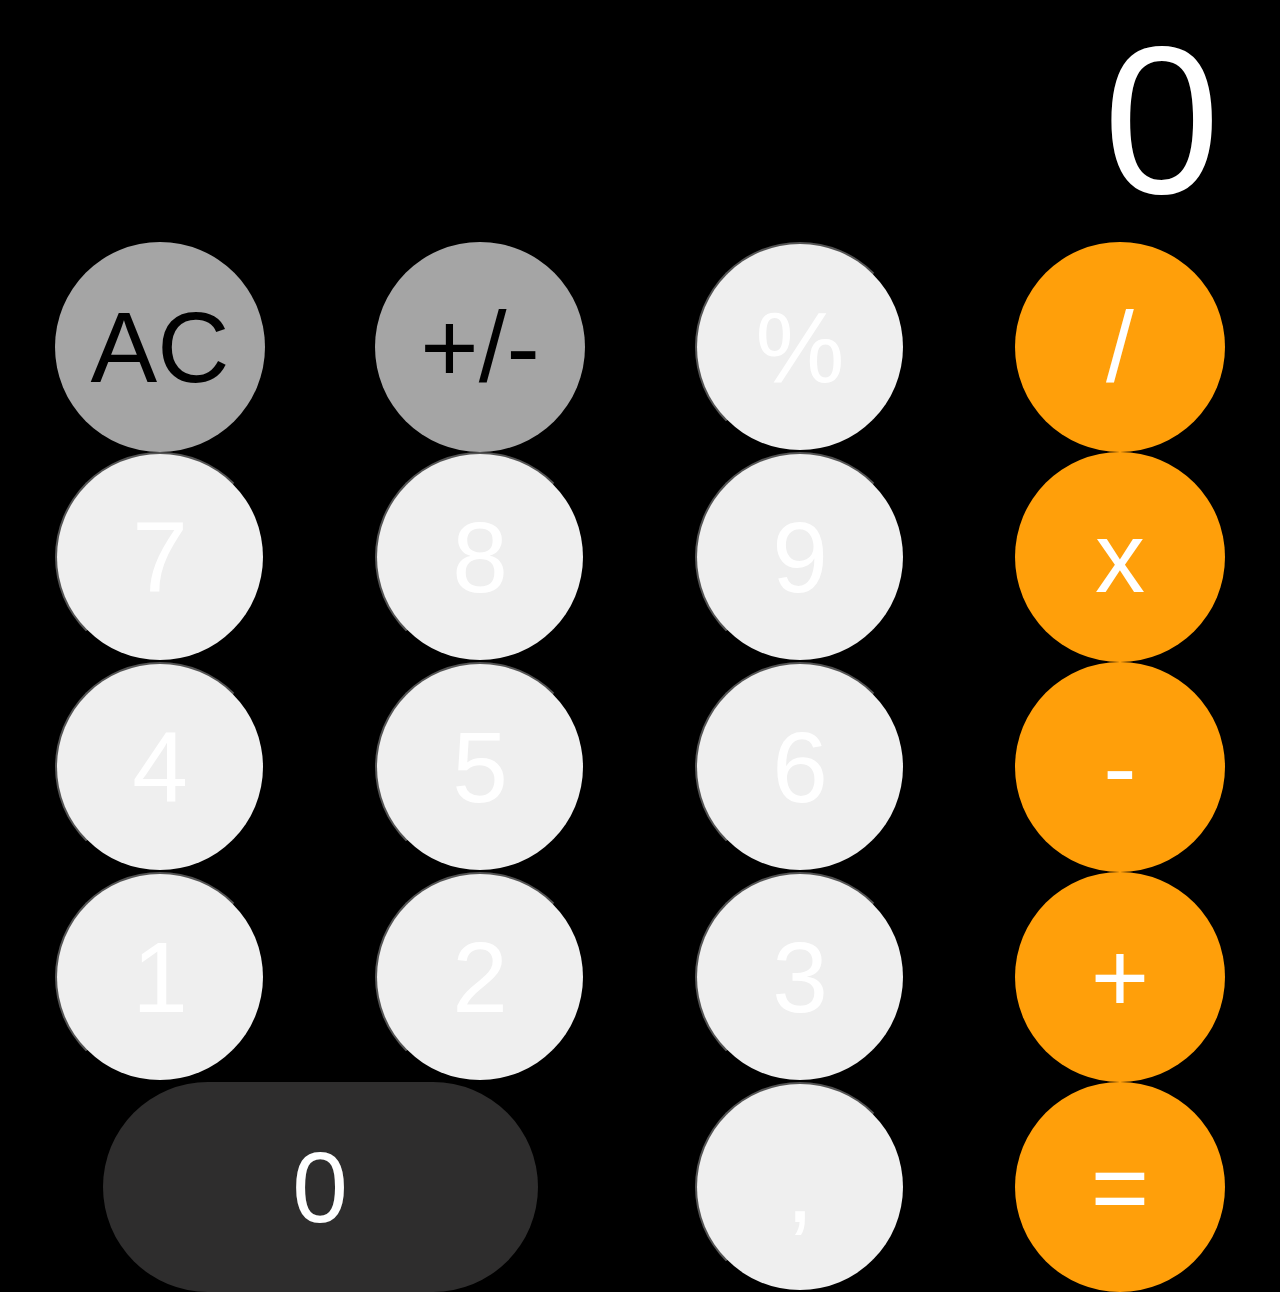
<file: IOS_CALCULATE/index.html>
<!DOCTYPE html>
<html>
  <head>
    <link rel="stylesheet" href="style.css " />
  </head>

  <body>
    <div class="container">
      <div class="result">
        <span>0</span>
      </div>
      <div class="buttons">
        <button class="item item1 clear">AC</button>
        <button class="item item1 negative">+/-</button>
        <button class="item persent sign">%</button>
        <button class="item item3 sign">/</button>
        <button class="item numbers">7</button>
        <button class="item numbers">8</button>
        <button class="item numbers">9</button>
        <button class="item item3 sign">x</button>
        <button class="item numbers">4</button>
        <button class="item numbers">5</button>
        <button class="item numbers">6</button>
        <button class="item item3 sign">-</button>
        <button class="item numbers">1</button>
        <button class="item numbers">2</button>
        <button class="item numbers">3</button>
        <button class="item item3 sign">+</button>
        <button class="item itemZero numbers">0</button>
        <button class="item comma">,</button>
        <button class="item item3 equals">=</button>
      </div>
    </div>
    <script src="index.js"></script>
  </body>
</html>
</file>
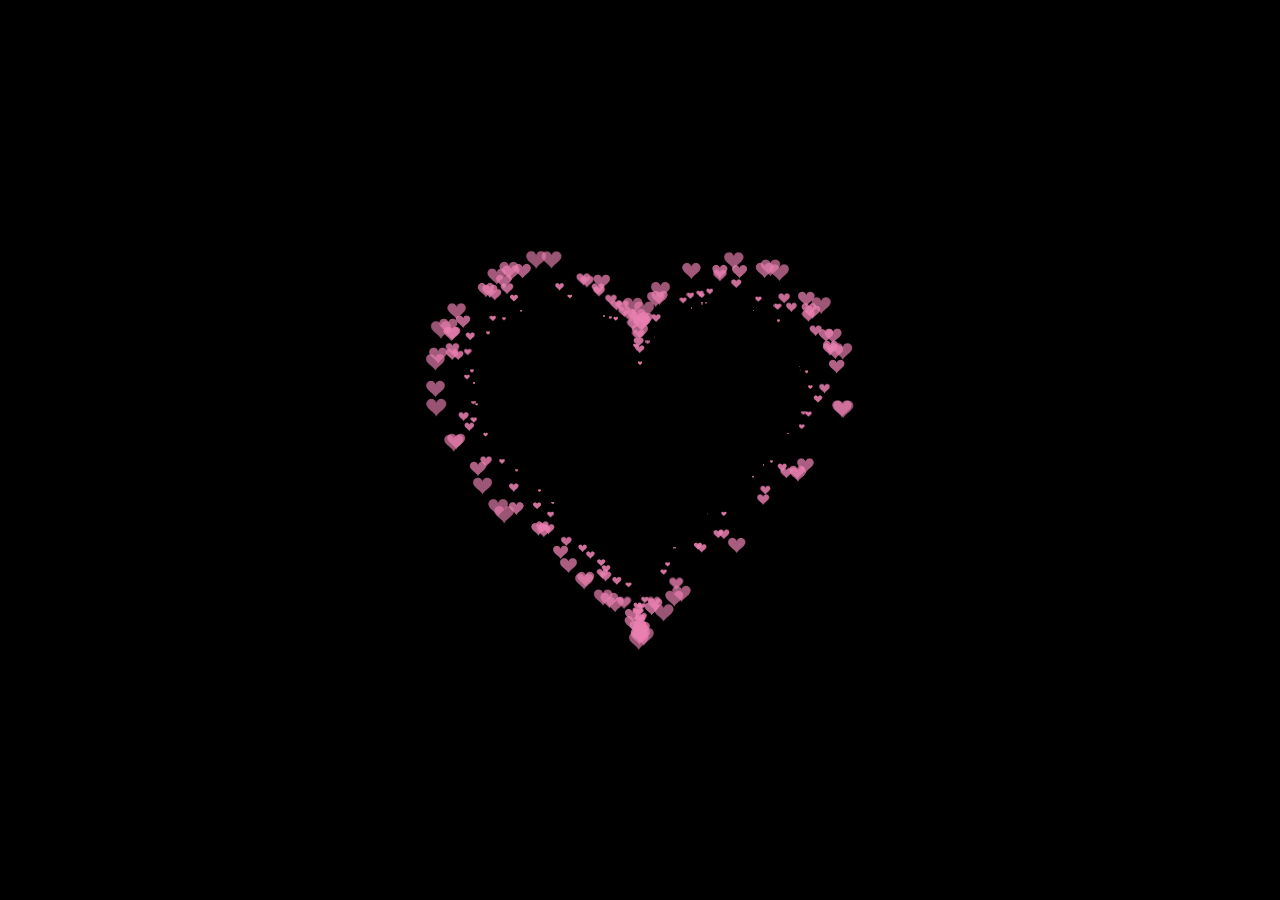
<file: Project/thukhoaly.html>
<!DOCTYPE html PUBLIC "-//W3C//DTD HTML 4.0 Transitional//EN">
<html>
  <head>
    <title>New Document</title>
    <meta name="Generator" content="EditPlus" />
    <meta name="Author" content="" />
    <meta name="Keywords" content="" />
    <meta name="Description" content="" />
    <style>
      html,
      body {
        height: 100%;
        padding: 0;
        margin: 0;
        background: #000;
      }
      canvas {
        position: absolute;
        width: 100%;
        height: 100%;
      }
    </style>
  </head>
  <body>
    <canvas id="pinkboard"></canvas>
    <script>
      /*
       * Settings
       */
      var settings = {
        particles: {
          length: 500, // maximum amount of particles
          duration: 2, // particle duration in sec
          velocity: 100, // particle velocity in pixels/sec
          effect: -0.75, // play with this for a nice effect
          size: 30, // particle size in pixels
        },
      };
      /*
       * RequestAnimationFrame polyfill by Erik Möller
       */
      (function () {
        var b = 0;
        var c = ["ms", "moz", "webkit", "o"];
        for (var a = 0; a < c.length && !window.requestAnimationFrame; ++a) {
          window.requestAnimationFrame = window[c[a] + "RequestAnimationFrame"];
          window.cancelAnimationFrame =
            window[c[a] + "CancelAnimationFrame"] ||
            window[c[a] + "CancelRequestAnimationFrame"];
        }
        if (!window.requestAnimationFrame) {
          window.requestAnimationFrame = function (h, e) {
            var d = new Date().getTime();
            var f = Math.max(0, 16 - (d - b));
            var g = window.setTimeout(function () {
              h(d + f);
            }, f);
            b = d + f;
            return g;
          };
        }
        if (!window.cancelAnimationFrame) {
          window.cancelAnimationFrame = function (d) {
            clearTimeout(d);
          };
        }
      })();
      /*
       * Point class
       */
      var Point = (function () {
        function Point(x, y) {
          this.x = typeof x !== "undefined" ? x : 0;
          this.y = typeof y !== "undefined" ? y : 0;
        }
        Point.prototype.clone = function () {
          return new Point(this.x, this.y);
        };
        Point.prototype.length = function (length) {
          if (typeof length == "undefined")
            return Math.sqrt(this.x * this.x + this.y * this.y);
          this.normalize();
          this.x *= length;
          this.y *= length;
          return this;
        };
        Point.prototype.normalize = function () {
          var length = this.length();
          this.x /= length;
          this.y /= length;
          return this;
        };
        return Point;
      })();
      /*
       * Particle class
       */
      var Particle = (function () {
        function Particle() {
          this.position = new Point();
          this.velocity = new Point();
          this.acceleration = new Point();
          this.age = 0;
        }
        Particle.prototype.initialize = function (x, y, dx, dy) {
          this.position.x = x;
          this.position.y = y;
          this.velocity.x = dx;
          this.velocity.y = dy;
          this.acceleration.x = dx * settings.particles.effect;
          this.acceleration.y = dy * settings.particles.effect;
          this.age = 0;
        };
        Particle.prototype.update = function (deltaTime) {
          this.position.x += this.velocity.x * deltaTime;
          this.position.y += this.velocity.y * deltaTime;
          this.velocity.x += this.acceleration.x * deltaTime;
          this.velocity.y += this.acceleration.y * deltaTime;
          this.age += deltaTime;
        };
        Particle.prototype.draw = function (context, image) {
          function ease(t) {
            return --t * t * t + 1;
          }
          var size = image.width * ease(this.age / settings.particles.duration);
          context.globalAlpha = 1 - this.age / settings.particles.duration;
          context.drawImage(
            image,
            this.position.x - size / 2,
            this.position.y - size / 2,
            size,
            size
          );
        };
        return Particle;
      })();
      /*
       * ParticlePool class
       */
      var ParticlePool = (function () {
        var particles,
          firstActive = 0,
          firstFree = 0,
          duration = settings.particles.duration;

        function ParticlePool(length) {
          // create and populate particle pool
          particles = new Array(length);
          for (var i = 0; i < particles.length; i++)
            particles[i] = new Particle();
        }
        ParticlePool.prototype.add = function (x, y, dx, dy) {
          particles[firstFree].initialize(x, y, dx, dy);

          // handle circular queue
          firstFree++;
          if (firstFree == particles.length) firstFree = 0;
          if (firstActive == firstFree) firstActive++;
          if (firstActive == particles.length) firstActive = 0;
        };
        ParticlePool.prototype.update = function (deltaTime) {
          var i;

          // update active particles
          if (firstActive < firstFree) {
            for (i = firstActive; i < firstFree; i++)
              particles[i].update(deltaTime);
          }
          if (firstFree < firstActive) {
            for (i = firstActive; i < particles.length; i++)
              particles[i].update(deltaTime);
            for (i = 0; i < firstFree; i++) particles[i].update(deltaTime);
          }

          // remove inactive particles
          while (
            particles[firstActive].age >= duration &&
            firstActive != firstFree
          ) {
            firstActive++;
            if (firstActive == particles.length) firstActive = 0;
          }
        };
        ParticlePool.prototype.draw = function (context, image) {
          // draw active particles
          if (firstActive < firstFree) {
            for (i = firstActive; i < firstFree; i++)
              particles[i].draw(context, image);
          }
          if (firstFree < firstActive) {
            for (i = firstActive; i < particles.length; i++)
              particles[i].draw(context, image);
            for (i = 0; i < firstFree; i++) particles[i].draw(context, image);
          }
        };
        return ParticlePool;
      })();
      /*
       * Putting it all together
       */
      (function (canvas) {
        var context = canvas.getContext("2d"),
          particles = new ParticlePool(settings.particles.length),
          particleRate =
            settings.particles.length / settings.particles.duration, // particles/sec
          time;

        // get point on heart with -PI <= t <= PI
        function pointOnHeart(t) {
          return new Point(
            160 * Math.pow(Math.sin(t), 3),
            130 * Math.cos(t) -
              50 * Math.cos(2 * t) -
              20 * Math.cos(3 * t) -
              10 * Math.cos(4 * t) +
              25
          );
        }

        // creating the particle image using a dummy canvas
        var image = (function () {
          var canvas = document.createElement("canvas"),
            context = canvas.getContext("2d");
          canvas.width = settings.particles.size;
          canvas.height = settings.particles.size;
          // helper function to create the path
          function to(t) {
            var point = pointOnHeart(t);
            point.x =
              settings.particles.size / 2 +
              (point.x * settings.particles.size) / 350;
            point.y =
              settings.particles.size / 2 -
              (point.y * settings.particles.size) / 350;
            return point;
          }
          // create the path
          context.beginPath();
          var t = -Math.PI;
          var point = to(t);
          context.moveTo(point.x, point.y);
          while (t < Math.PI) {
            t += 0.01; // baby steps!
            point = to(t);
            context.lineTo(point.x, point.y);
          }
          context.closePath();
          // create the fill
          context.fillStyle = "#ea80b0";
          context.fill();
          // create the image
          var image = new Image();
          image.src = canvas.toDataURL();
          return image;
        })();

        // render that thing!
        function render() {
          // next animation frame
          requestAnimationFrame(render);

          // update time
          var newTime = new Date().getTime() / 1000,
            deltaTime = newTime - (time || newTime);
          time = newTime;

          // clear canvas
          context.clearRect(0, 0, canvas.width, canvas.height);

          // create new particles
          var amount = particleRate * deltaTime;
          for (var i = 0; i < amount; i++) {
            var pos = pointOnHeart(Math.PI - 2 * Math.PI * Math.random());
            var dir = pos.clone().length(settings.particles.velocity);
            particles.add(
              canvas.width / 2 + pos.x,
              canvas.height / 2 - pos.y,
              dir.x,
              -dir.y
            );
          }

          // update and draw particles
          particles.update(deltaTime);
          particles.draw(context, image);
        }

        // handle (re-)sizing of the canvas
        function onResize() {
          canvas.width = canvas.clientWidth;
          canvas.height = canvas.clientHeight;
        }
        window.onresize = onResize;

        // delay rendering bootstrap
        setTimeout(function () {
          onResize();
          render();
        }, 10);
      })(document.getElementById("pinkboard"));
    </script>
  </body>
</html>
</file>
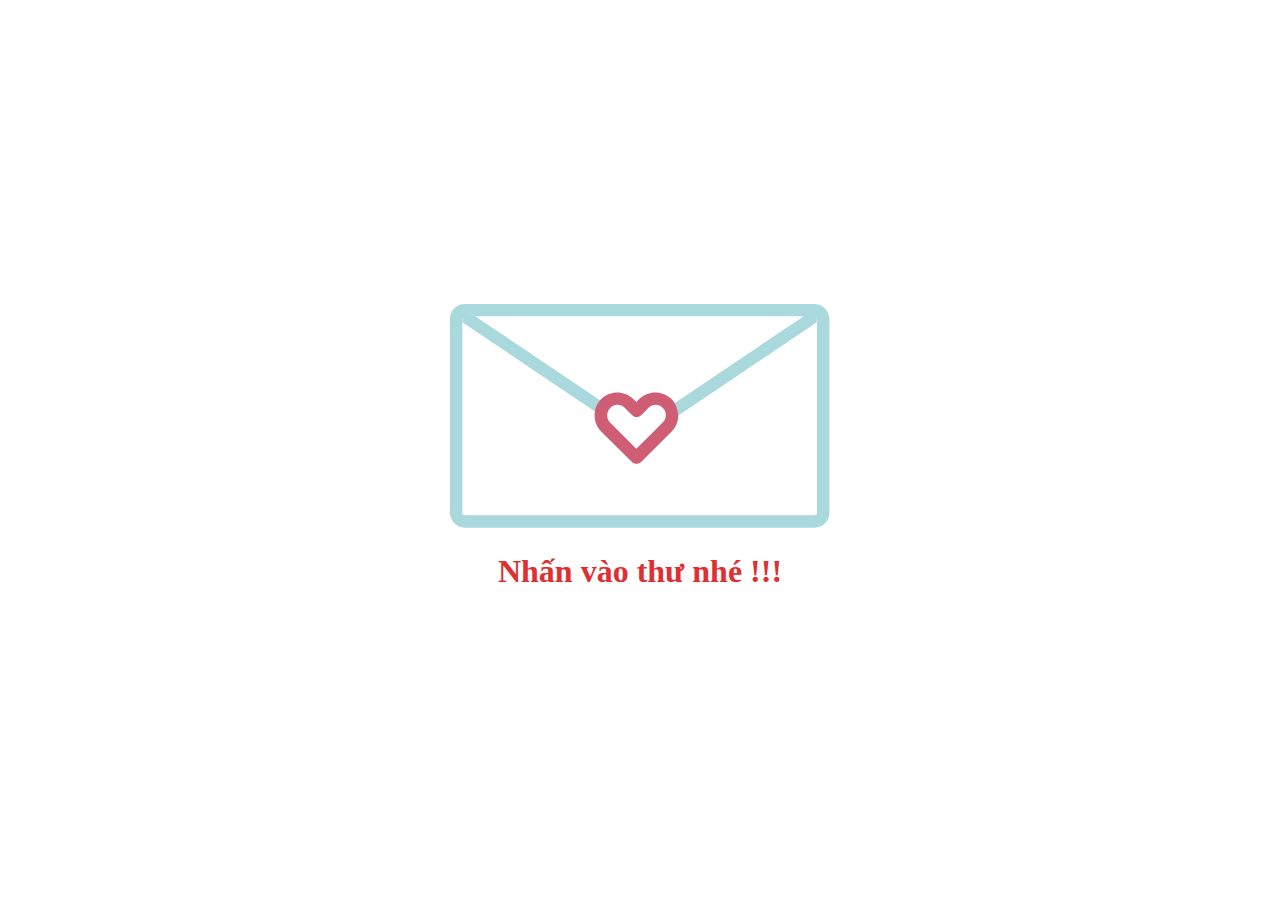
<file: Uynn/noel.html>
<!DOCTYPE html>
<html lang="en">
  <head>
    <meta charset="UTF-8" />
    <meta http-equiv="X-UA-Compatible" content="IE=edge" />
    <meta name="viewport" content="width=device-width, initial-scale=1.0" />
    <title>Document</title>
  </head>
  <style>
    ::selection {
      background: rgba(255, 255, 0, 0.5);
    }

    body {
      background: white;
    }

    .window {
      width: 340px;
      height: 340px;
      background: #a0d5d3;
      position: absolute;
      top: 50%;
      left: 50%;
      border-radius: 50%;
      margin-top: -60px;
      -webkit-transform: translate(-50%, -50%);
      -moz-transform: translate(-50%, -50%);
      -ms-transform: translate(-50%, -50%);
      -o-transform: translate(-50%, -50%);
      transform: translate(-50%, -50%);
      border: 10px solid #f8e7dc;
      overflow: hidden;
    }

    .santa {
      position: absolute;
      left: 50%;
      bottom: 0;
      -webkit-transform: translateX(-50%);
      -moz-transform: translateX(-50%);
      -ms-transform: translateX(-50%);
      -o-transform: translateX(-50%);
      transform: translateX(-50%);
    }

    .santa .body {
      width: 190px;
      height: 210px;
      background: #de2f32;
      position: relative;
      border-radius: 50%;
      top: 0;
      -webkit-animation: bodyLaugh 4s linear infinite;
      -moz-animation: bodyLaugh 4s linear infinite;
      -ms-animation: bodyLaugh 4s linear infinite;
      -o-animation: bodyLaugh 4s linear infinite;
      animation: bodyLaugh 4s linear infinite;
      -webkit-transform: translateY(50%);
      -moz-transform: translateY(50%);
      -ms-transform: translateY(50%);
      -o-transform: translateY(50%);
      transform: translateY(50%);
    }

    .santa .body:before {
      content: " ";
      width: 7px;
      height: 7px;
      background: #f7be10;
      border-radius: 50%;
      position: absolute;
      top: 35%;
      left: 50%;
      -webkit-transform: translate(-50%, -50%);
      -moz-transform: translate(-50%, -50%);
      -ms-transform: translate(-50%, -50%);
      -o-transform: translate(-50%, -50%);
      transform: translate(-50%, -50%);
      box-shadow: 0px -18px 0px #f7be10, 0px 18px 0px #f7be10;
    }

    .santa .head {
      z-index: 2;
      position: absolute;
      bottom: 90px;
      left: 50%;
      -webkit-animation: headLaugh 4s linear infinite;
      -moz-animation: headLaugh 4s linear infinite;
      -ms-animation: headLaugh 4s linear infinite;
      -o-animation: headLaugh 4s linear infinite;
      animation: headLaugh 4s linear infinite;
      -webkit-transform: translateX(-50%);
      -moz-transform: translateX(-50%);
      -ms-transform: translateX(-50%);
      -o-transform: translateX(-50%);
      transform: translateX(-50%);
    }

    .santa .head .face {
      width: 120px;
      height: 130px;
      background: #edcab0;
      background: radial-gradient(#edcab0, #e9a982);
      border-radius: 50%;
      border: 3px solid #f8e7dc;
    }

    .santa .head .face .redhat .whitepart {
      position: absolute;
      left: 50%;
      top: 0;
      -webkit-transform: translateX(-50%);
      -moz-transform: translateX(-50%);
      -ms-transform: translateX(-50%);
      -o-transform: translateX(-50%);
      transform: translateX(-50%);
      width: 90%;
      height: 32px;
      background: #f8e7dc;
      border-radius: 50px;
      z-index: 4;
      box-shadow: 0px 6px 0px -4px rgba(0, 0, 0, 0.1);
    }

    .santa .head .face .redhat .redpart {
      width: 120px;
      height: 120px;
      background: #de2f32;
      position: absolute;
      top: -50px;
      left: 15px;
      border-radius: 50%;
      z-index: -1;
    }

    .santa .head .face .redhat .redpart:before {
      content: " ";
      width: 95px;
      height: 95px;
      position: absolute;
      left: 0;
      top: 12px;
      border-radius: 50%;
      box-shadow: inset -8px -1px 0px -5px rgba(0, 0, 0, 0.05);
    }

    .santa .head .face .redhat .redpart:after {
      content: " ";
      position: absolute;
      right: 0;
      top: 60px;
      background: #de2f32;
      width: 20px;
      height: 50px;
    }

    .santa .head .face .redhat .hatball {
      width: 38px;
      height: 38px;
      background: #f8e7dc;
      border-radius: 50%;
      z-index: 5;
      position: absolute;
      right: -20px;
      top: 40px;
      box-shadow: 0px 6px 0px -4px rgba(0, 0, 0, 0.1);
    }

    .santa .head .face .eyes {
      position: absolute;
      left: 50%;
      -webkit-transform: translateX(-50%);
      -moz-transform: translateX(-50%);
      -ms-transform: translateX(-50%);
      -o-transform: translateX(-50%);
      transform: translateX(-50%);
      top: 57px;
    }

    .santa .head .face .eyes:before,
    .santa .head .face .eyes:after {
      content: " ";
      position: absolute;
      width: 15px;
      height: 9px;
      top: 0;
      border: 5px solid #a8744f;
      border-width: 0;
      border-top-width: 5px;
      border-radius: 50%;
    }

    .santa .head .face .eyes:before {
      left: -28px;
    }

    .santa .head .face .eyes:after {
      right: -28px;
    }

    .santa .head .face .beard {
      width: 55px;
      height: 55px;
      background: #f8e7dc;
      border-radius: 50%;
      position: absolute;
      bottom: -30px;
      left: 50%;
      -webkit-animation: beardLaugh 4s linear infinite;
      -moz-animation: beardLaugh 4s linear infinite;
      -ms-animation: beardLaugh 4s linear infinite;
      -o-animation: beardLaugh 4s linear infinite;
      animation: beardLaugh 4s linear infinite;
      -webkit-transform: translateX(-50%);
      -moz-transform: translateX(-50%);
      -ms-transform: translateX(-50%);
      -o-transform: translateX(-50%);
      transform: translateX(-50%);
    }

    .santa .head .face .beard:before,
    .santa .head .face .beard:after {
      content: " ";
      width: 80px;
      height: 80px;
      background: #f8e7dc;
      border-radius: 50%;
      position: absolute;
      bottom: 15px;
    }

    .santa .head .face .beard:before {
      left: -40px;
    }

    .santa .head .face .beard:after {
      right: -40px;
    }

    .santa .head .face .beard .nouse {
      width: 25px;
      height: 20px;
      border-radius: 50%;
      background: #edcab0;
      position: absolute;
      z-index: 3;
      box-shadow: inset -3px -3px 0px #e9a982;
      left: 50%;
      -webkit-transform: translateX(-50%);
      -moz-transform: translateX(-50%);
      -ms-transform: translateX(-50%);
      -o-transform: translateX(-50%);
      transform: translateX(-50%);
      top: -42px;
    }

    .santa .head .face .beard .mouth {
      background: #a8744f;
      z-index: 3;
      position: absolute;
      width: 15px;
      height: 5px;
      border-bottom-right-radius: 80px 50px;
      border-bottom-left-radius: 80px 50px;
      left: 50%;
      top: 0;
      -webkit-animation: mouthLaugh 4s linear infinite;
      -moz-animation: mouthLaugh 4s linear infinite;
      -ms-animation: mouthLaugh 4s linear infinite;
      -o-animation: mouthLaugh 4s linear infinite;
      animation: mouthLaugh 4s linear infinite;
      -webkit-transform: translateX(-50%);
      -moz-transform: translateX(-50%);
      -ms-transform: translateX(-50%);
      -o-transform: translateX(-50%);
      transform: translateX(-50%);
    }

    .santa .head .ears:before,
    .santa .head .ears:after {
      content: " ";
      width: 20px;
      height: 30px;
      border-radius: 50%;
      background: radial-gradient(#e9a982, #edcab0);
      position: absolute;
      top: 50%;
      z-index: -1;
    }

    .santa .head .ears:before {
      left: -8px;
      -webkit-transform: rotate(-10deg);
      -moz-transform: rotate(-10deg);
      -ms-transform: rotate(-10deg);
      -o-transform: rotate(-10deg);
      transform: rotate(-10deg);
    }

    .santa .head .ears:after {
      right: -8px;
      -webkit-transform: rotate(10deg);
      -moz-transform: rotate(10deg);
      -ms-transform: rotate(10deg);
      -o-transform: rotate(10deg);
      transform: rotate(10deg);
    }

    @font-face {
      font-family: "Mountains of Christmas";
      font-style: normal;
      src: local("Mountains of Christmas"),
        local("MountainsofChristmas-Regular"),
        url(https://fonts.gstatic.com/s/mountainsofchristmas/v8/dVGBFPwd6G44IWDbQtPewylJhLDHyIrT3I5b5eGTHmw.woff2)
          format("woff2");
    }

    .message {
      position: absolute;
      left: 50%;
      top: 50%;
      margin-top: 80px;
      -webkit-transform: translateX(-50%);
      -moz-transform: translateX(-50%);
      -ms-transform: translateX(-50%);
      -o-transform: translateX(-50%);
      transform: translateX(-50%);
      color: #f8e7dc;
      font-family: "Mountains of Christmas";
    }

    .message h1 {
      font-style: normal;
      font-size: 75px;
      margin-bottom: 0;
      white-space: nowrap;
    }

    .message h2 {
      margin: 0;
      font-size: 20px;
      text-align: center;
      white-space: nowrap;
    }

    .message h2 a {
      color: #f7be10;
      opacity: 0.8;
    }

    .message h2 a:hover {
      opacity: 1;
    }

    @-webkit-keyframes bodyLaugh {
      0% {
        top: 0px;
      }

      2% {
        top: -3px;
      }

      4% {
        top: 0px;
      }

      8% {
        top: -3px;
      }

      10% {
        top: 0px;
      }

      12% {
        top: -3px;
      }

      14% {
        top: 0px;
      }

      18% {
        top: -3px;
      }

      20% {
        top: 0px;
      }

      22% {
        top: -3px;
      }

      24% {
        top: 0px;
      }

      28% {
        top: -3px;
      }

      30% {
        top: 0px;
      }

      100% {
        top: 0px;
      }
    }

    @-moz-keyframes bodyLaugh {
      0% {
        top: 0px;
      }

      2% {
        top: -3px;
      }

      4% {
        top: 0px;
      }

      8% {
        top: -3px;
      }

      10% {
        top: 0px;
      }

      12% {
        top: -3px;
      }

      14% {
        top: 0px;
      }

      18% {
        top: -3px;
      }

      20% {
        top: 0px;
      }

      22% {
        top: -3px;
      }

      24% {
        top: 0px;
      }

      28% {
        top: -3px;
      }

      30% {
        top: 0px;
      }

      100% {
        top: 0px;
      }
    }

    @-ms-keyframes bodyLaugh {
      0% {
        top: 0px;
      }

      2% {
        top: -3px;
      }

      4% {
        top: 0px;
      }

      8% {
        top: -3px;
      }

      10% {
        top: 0px;
      }

      12% {
        top: -3px;
      }

      14% {
        top: 0px;
      }

      18% {
        top: -3px;
      }

      20% {
        top: 0px;
      }

      22% {
        top: -3px;
      }

      24% {
        top: 0px;
      }

      28% {
        top: -3px;
      }

      30% {
        top: 0px;
      }

      100% {
        top: 0px;
      }
    }

    @keyframes bodyLaugh {
      0% {
        top: 0px;
      }

      2% {
        top: -3px;
      }

      4% {
        top: 0px;
      }

      8% {
        top: -3px;
      }

      10% {
        top: 0px;
      }

      12% {
        top: -3px;
      }

      14% {
        top: 0px;
      }

      18% {
        top: -3px;
      }

      20% {
        top: 0px;
      }

      22% {
        top: -3px;
      }

      24% {
        top: 0px;
      }

      28% {
        top: -3px;
      }

      30% {
        top: 0px;
      }

      100% {
        top: 0px;
      }
    }

    @-webkit-keyframes beardLaugh {
      0% {
        bottom: -28px;
      }

      2% {
        bottom: -30px;
      }

      4% {
        bottom: -28px;
      }

      8% {
        bottom: -30px;
      }

      10% {
        bottom: -28px;
      }

      12% {
        bottom: -30px;
      }

      14% {
        bottom: -28px;
      }

      18% {
        bottom: -30px;
      }

      20% {
        bottom: -28px;
      }

      22% {
        bottom: -30px;
      }

      24% {
        bottom: -28px;
      }

      28% {
        bottom: -30px;
      }

      30% {
        bottom: -28px;
      }

      100% {
        bottom: -28px;
      }
    }

    @-moz-keyframes beardLaugh {
      0% {
        bottom: -28px;
      }

      2% {
        bottom: -30px;
      }

      4% {
        bottom: -28px;
      }

      8% {
        bottom: -30px;
      }

      10% {
        bottom: -28px;
      }

      12% {
        bottom: -30px;
      }

      14% {
        bottom: -28px;
      }

      18% {
        bottom: -30px;
      }

      20% {
        bottom: -28px;
      }

      22% {
        bottom: -30px;
      }

      24% {
        bottom: -28px;
      }

      28% {
        bottom: -30px;
      }

      30% {
        bottom: -28px;
      }

      100% {
        bottom: -28px;
      }
    }

    @-ms-keyframes beardLaugh {
      0% {
        bottom: -28px;
      }

      2% {
        bottom: -30px;
      }

      4% {
        bottom: -28px;
      }

      8% {
        bottom: -30px;
      }

      10% {
        bottom: -28px;
      }

      12% {
        bottom: -30px;
      }

      14% {
        bottom: -28px;
      }

      18% {
        bottom: -30px;
      }

      20% {
        bottom: -28px;
      }

      22% {
        bottom: -30px;
      }

      24% {
        bottom: -28px;
      }

      28% {
        bottom: -30px;
      }

      30% {
        bottom: -28px;
      }

      100% {
        bottom: -28px;
      }
    }

    @keyframes beardLaugh {
      0% {
        bottom: -28px;
      }

      2% {
        bottom: -30px;
      }

      4% {
        bottom: -28px;
      }

      8% {
        bottom: -30px;
      }

      10% {
        bottom: -28px;
      }

      12% {
        bottom: -30px;
      }

      14% {
        bottom: -28px;
      }

      18% {
        bottom: -30px;
      }

      20% {
        bottom: -28px;
      }

      22% {
        bottom: -30px;
      }

      24% {
        bottom: -28px;
      }

      28% {
        bottom: -30px;
      }

      30% {
        bottom: -28px;
      }

      100% {
        bottom: -28px;
      }
    }

    @-webkit-keyframes headLaugh {
      0% {
        bottom: 83px;
      }

      45% {
        bottom: 83px;
      }

      50% {
        bottom: 90px;
      }

      92% {
        bottom: 90px;
      }

      98% {
        bottom: 83px;
      }

      100% {
        bottom: 83px;
      }
    }

    @-moz-keyframes headLaugh {
      0% {
        bottom: 83px;
      }

      45% {
        bottom: 83px;
      }

      50% {
        bottom: 90px;
      }

      92% {
        bottom: 90px;
      }

      98% {
        bottom: 83px;
      }

      100% {
        bottom: 83px;
      }
    }

    @-ms-keyframes headLaugh {
      0% {
        bottom: 83px;
      }

      45% {
        bottom: 83px;
      }

      50% {
        bottom: 90px;
      }

      92% {
        bottom: 90px;
      }

      98% {
        bottom: 83px;
      }

      100% {
        bottom: 83px;
      }
    }

    @keyframes headLaugh {
      0% {
        bottom: 83px;
      }

      45% {
        bottom: 83px;
      }

      50% {
        bottom: 90px;
      }

      92% {
        bottom: 90px;
      }

      98% {
        bottom: 83px;
      }

      100% {
        bottom: 83px;
      }
    }

    @-webkit-keyframes mouthLaugh {
      0% {
        width: 20px;
      }

      45% {
        width: 20px;
      }

      50% {
        width: 15px;
      }

      92% {
        width: 15px;
      }

      98% {
        width: 20px;
      }

      100% {
        width: 20px;
      }
    }

    @-moz-keyframes mouthLaugh {
      0% {
        width: 20px;
      }

      45% {
        width: 20px;
      }

      50% {
        width: 15px;
      }

      92% {
        width: 15px;
      }

      98% {
        width: 20px;
      }

      100% {
        width: 20px;
      }
    }

    @-ms-keyframes mouthLaugh {
      0% {
        width: 20px;
      }

      45% {
        width: 20px;
      }

      50% {
        width: 15px;
      }

      92% {
        width: 15px;
      }

      98% {
        width: 20px;
      }

      100% {
        width: 20px;
      }
    }

    @keyframes mouthLaugh {
      0% {
        width: 20px;
      }

      45% {
        width: 20px;
      }

      50% {
        width: 15px;
      }

      92% {
        width: 15px;
      }

      98% {
        width: 20px;
      }

      100% {
        width: 20px;
      }
    }

    /* abc  */

    .christmas {
      display: none;
    }

    .christmas:before {
      content: "";
      position: absolute;
      top: 0;
      left: 0;
      width: 100%;
      height: 100%;
      transform: rotate(-10deg);
      background-image: radial-gradient(
          circle at 30% 30%,
          #fff 1.5%,
          transparent 2.5%
        ),
        radial-gradient(circle at 80% 70%, #fff 1.5%, transparent 2.5%),
        radial-gradient(circle at 30% 50%, #fff 1%, transparent 2%),
        radial-gradient(circle at 70% 85%, #fff 1%, transparent 2%);
      background-size: 10% 30%;
      background-position: 0 0, 0 0, 0 0, 0 0;
      -webkit-animation: snow 3s linear infinite;
      animation: snow 3s linear infinite;
    }
    @-webkit-keyframes snow {
      100% {
        background-position: 0px 200px, 0 200px, 0px 200px, 0px 200px;
      }
    }
    @keyframes snow {
      100% {
        background-position: 0px 200px, 0 200px, 0px 200px, 0px 200px;
      }
    }
  </style>

  <body
    id="body"
    style="
      display: flex;
      align-items: center;
      justify-content: center;
      height: 100vh;
    "
  >
    <div id="btn" style="width: 30%">
      <svg
        xmlns="http://www.w3.org/2000/svg"
        xmlns:xlink="http://www.w3.org/1999/xlink"
        version="1.1"
        x="0px"
        y="0px"
        viewBox="0 0 150 88.4"
        enable-background="new 0 0 150 88.4"
        xml:space="preserve"
        style="fill: rgb(0, 0, 0)"
        role="img"
        aria-label="Valentine Envelope Line Icon"
      >
        <path
          d="M60.1,38.6c3.4-3.4,9-3.4,12.4,0l1.2,1.1l1.2-1.1c3.4-3.4,9-3.4,12.4,0c0.4,0.4,0.7,0.7,1,1.1L140,4.8H10.1  L60.1,38.6L60.1,38.6z"
          style="fill: none"
        ></path>
        <path
          d="M89.8,44.8c0,2.3-0.9,4.6-2.6,6.2L75.4,62.9c-0.5,0.5-1.1,0.7-1.7,0.7s-1.2-0.2-1.7-0.7L60.1,51  c-1.7-1.7-2.6-3.9-2.6-6.2c0-0.7,0.1-1.3,0.2-2L4.8,7.2v75.4c0,0.6,0.5,1,1,1h138.3c0.6,0,1-0.5,1-1V7.2L89.8,44.5  C89.8,44.6,89.8,44.7,89.8,44.8z"
          style="fill: none"
        ></path>
        <g id="__id2_s23t51u2c">
          <path
            d="M148.8,2.3c0-0.1-0.1-0.2-0.2-0.3c-0.3-0.3-0.6-0.6-0.9-0.8c-0.4-0.2-0.8-0.3-1.2-0.3c0.4,0,0.9,0.1,1.2,0.3  c-1-0.8-2.2-1.2-3.6-1.2H5.9C4.5,0,3.3,0.5,2.3,1.2C2.1,1.3,1.9,1.5,1.8,1.7C1.7,1.8,1.5,1.9,1.4,2C0.5,3.1,0,4.4,0,5.9v76.7  c0,3.2,2.6,5.9,5.9,5.9h138.3c3.2,0,5.9-2.6,5.9-5.9V5.9C150,4.5,149.5,3.3,148.8,2.3z M147.9,5.4l-2.7,1.8v75.4c0,0.6-0.5,1-1,1  H5.9c-0.6,0-1-0.5-1-1V7.2L2.1,5.3l2.7,1.8V5.9c0-0.6,0.5-1,1-1h0.1c-0.6,0-1,0.5-1,1v1.3l52.9,35.6c0.3-1.6,1.1-3.1,2.3-4.2  l-50-33.7H10L4.8,1.3L10,4.8h130L88.2,39.7c1,1.4,1.5,3,1.6,4.8l55.3-37.3V5.9c0.1-0.6-0.4-1.1-1-1.1h0.1c0.6,0,1,0.5,1,1v1.3  L147.9,5.4c0.7-0.5,1-1.3,1.1-2C149,4.2,148.6,5,147.9,5.4z"
            style="fill: rgb(169, 216, 221)"
          ></path>
        </g>
        <g id="__id3_s23t51u2c">
          <path
            d="M90.2,43.7c-0.1-1.8-0.6-3.4-1.6-4.9c-0.3-0.4-0.6-0.8-1-1.2c-3.5-3.5-9.2-3.5-12.7,0l-1.2,1.2l-1.2-1.2  c-3.5-3.5-9.2-3.5-12.7,0c0,0,0,0,0,0c-1.2,1.2-2,2.7-2.4,4.4c-0.1,0.6-0.2,1.3-0.2,2c0,2.4,0.9,4.7,2.6,6.4L72,62.5  c0.5,0.5,1.1,0.7,1.8,0.7c0.6,0,1.3-0.2,1.8-0.7l12.1-12.1c1.7-1.7,2.6-4,2.6-6.4C90.3,43.9,90.2,43.8,90.2,43.7z M73.7,57.3  L63.3,46.9c-0.4-0.4-0.7-0.9-0.9-1.5c-0.2-0.4-0.2-0.9-0.2-1.4c0-1.1,0.4-2.1,1.2-2.9c0.2-0.2,0.5-0.4,0.8-0.6  c0.6-0.4,1.3-0.6,2.1-0.6c1.1,0,2.1,0.4,2.9,1.2l2.9,2.9c1,1,2.5,1,3.5,0l2.9-2.9c1.6-1.6,4.1-1.6,5.7,0c0.1,0.1,0.2,0.3,0.4,0.4  c1.2,1.6,1.1,3.8-0.4,5.3l-2.9,2.9L73.7,57.3z"
            style="fill: rgb(207, 94, 116)"
          ></path>
        </g>
      </svg>
      <h1 style="text-align: center; color: #de2f32">Nhấn vào thư nhé !!!</h1>
    </div>

    <div class="christmas">
      <div class="message">
        <h1>Merry Christmas!</h1>
        <h2>From nguoi yeu cua uyen with LOVE♥</h2>
      </div>
      <div class="window">
        <div class="santa">
          <div class="head">
            <div class="face">
              <div class="redhat">
                <div class="whitepart"></div>
                <div class="redpart"></div>
                <div class="hatball"></div>
              </div>
              <div class="eyes"></div>
              <div class="beard">
                <div class="nouse"></div>
                <div class="mouth"></div>
              </div>
            </div>
            <div class="ears"></div>
          </div>
          <div class="body"></div>
        </div>
      </div>
    </div>
    <script>
      document.querySelector("#btn").onclick = function () {
        document.querySelector("#btn").style.display = "none";
        document.querySelector(".christmas").style.display = "block";
        document.querySelector("#body").style.background = "#de2f32";
      };
    </script>
  </body>
</html>
</file>
<file: IOS_CALCULATE/style.css>
* {
  padding: 0;
  margin: 0;
}

html,
body #fullheight {
  min-height: 100% !important;
  height: 100%;
  font-family: Arial, Helvetica, sans-serif;
  background-color: black;
}

.container {
  height: 100%;
  background-color: black;
}

.result {
  display: flex;
  justify-content: flex-end;
  align-items: flex-end;
  color: white;
  height: 39%;
}
.result span {
  margin-right: 60px;
  font-size: 210px;
  justify-self: flex-end;
}

.buttons {
  width: 100%;
  height: 60%;
  background-color: black;
  display: grid;
  grid-template-columns: 25% 25% 25% 25%;
}
.item {
  display: flex;
  justify-content: center;
  align-items: center;
  font-size: 100px;
  color: white;
  border-radius: 100%;
  width: 210px;
  height: 210px;
  padding: 10px;
  cursor: pointer;
  align-self: center;
  justify-self: center;
}

.percent {
  background-color: #a5a5a5;
  border: none;
  color: black;
}

.item1 {
  background-color: #a5a5a5;
  border: none;
}
.item3 {
  background-color: #ff9f0a;
  border: none;
}
.number,
.coma {
  background-color: black;
  border: none;
}
.negative,
.clear {
  color: black;
}
.itemZero {
  background-color: #2e2d2d;
  width: 435px;
  border-radius: 135px;
  grid-column: span 2;
  border: none;
}
</file>
